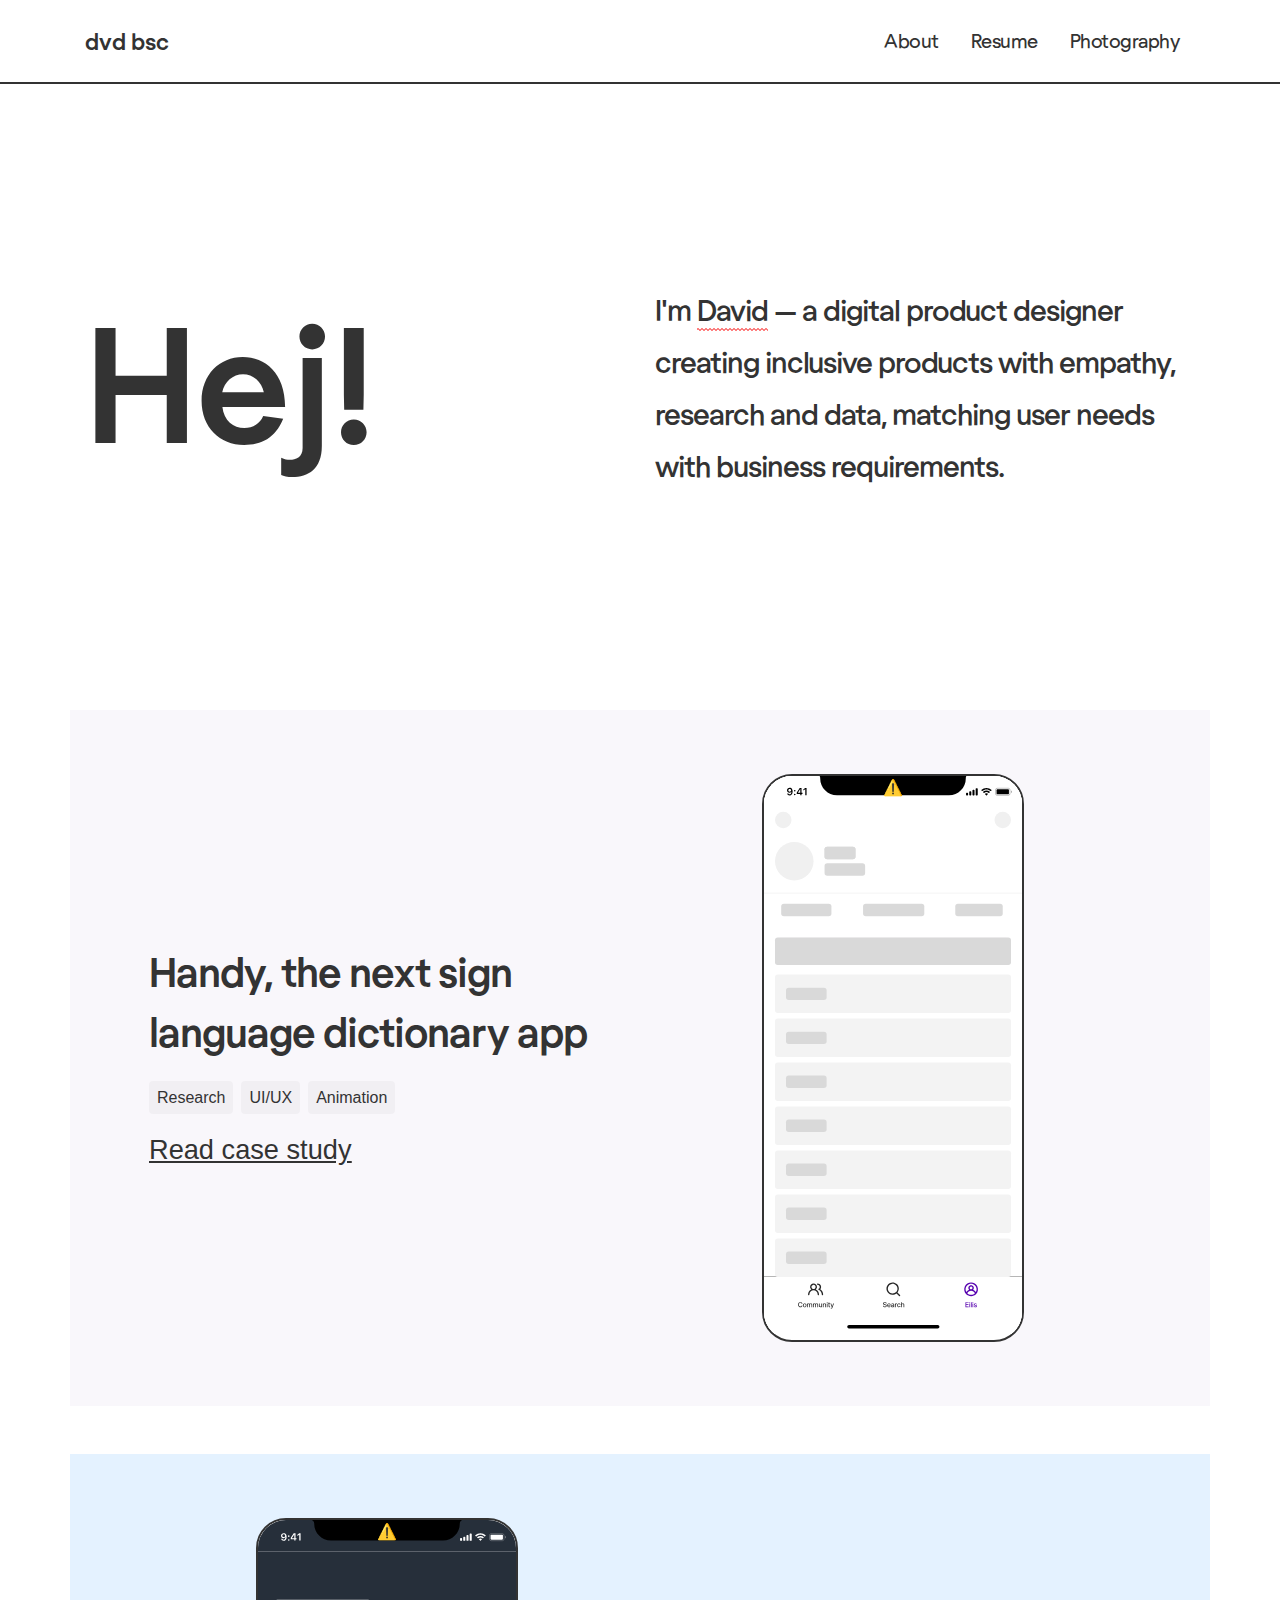
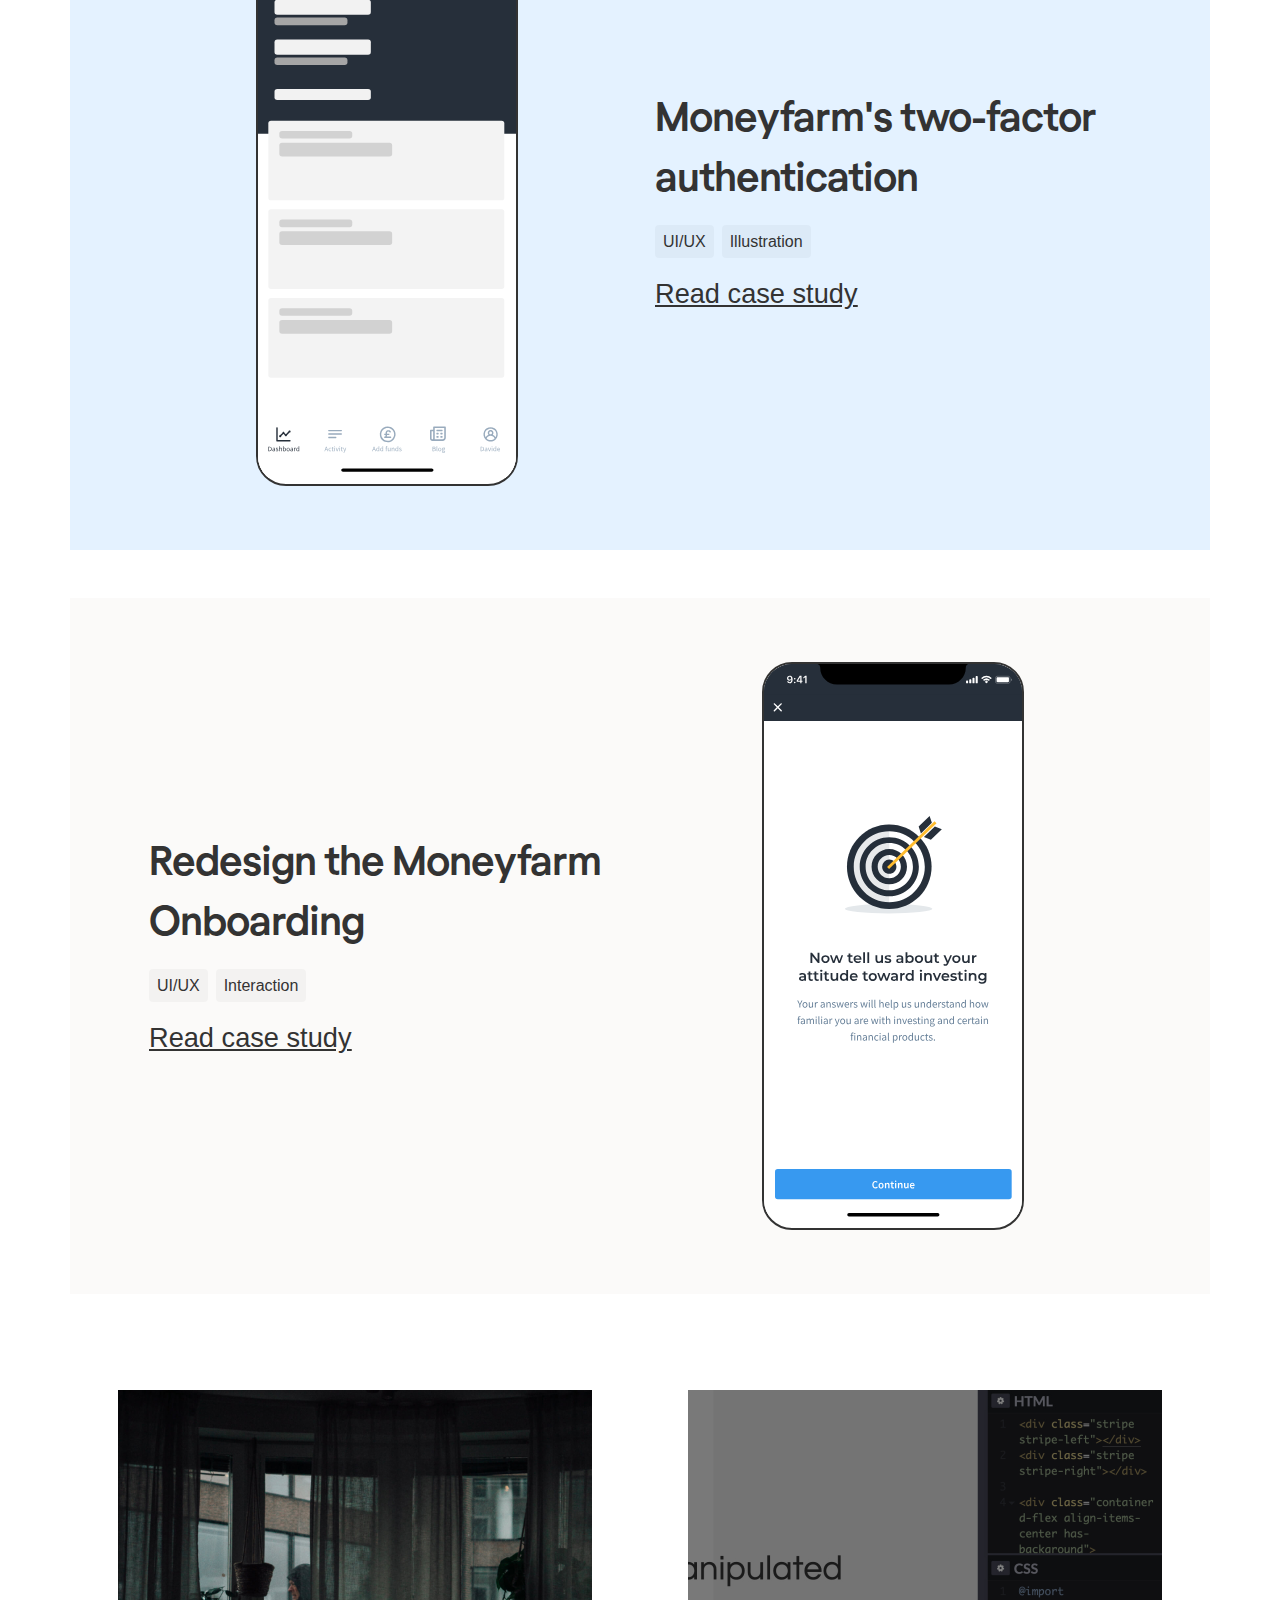
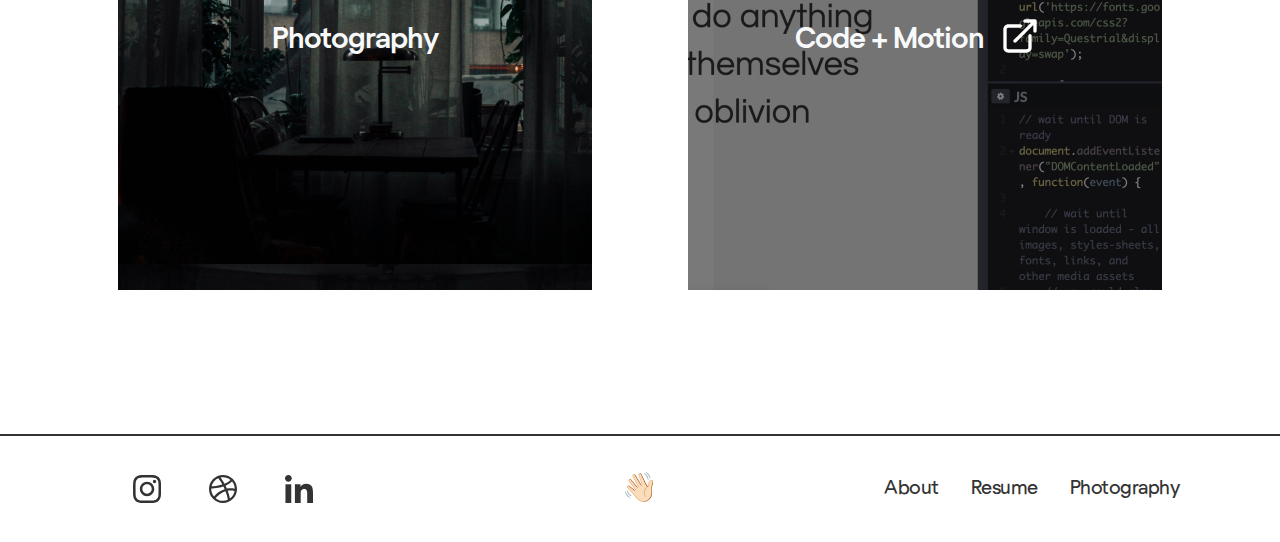
<file: index.html>
<!DOCTYPE html>
<html lang="en">
<head>
<meta charset="utf-8" />
<meta name="viewport" content="width=device-width, initial-scale=1">
<meta name="description" content="Product Designer">
<title>Davide Biscuso</title>
<!-- CSS -->
<link rel = "stylesheet" type = "text/css" href = "default.css" />
<!-- Open Graph -->
<meta property="og:title" content="Davide Biscuso · Portfolio" />
<meta property="og:url" content="https://www.biscu.design" />
<meta property="og:image" content="https://www.biscu.design/assets/thumb.png" />
<!-- Favicon -->
<link rel="icon" href="assets/favicon.svg">
<link rel="mask-icon" href="mask-icon.svg" color="#000000">
<link rel="apple-touch-icon" href="apple-touch-icon.png">
<!-- Preload font -->
<link rel="preload" href="assets/font/RegolaProBold.otf" as="font" type="font/otf" crossorigin>
<link rel="preload" href="assets/font/RegolaProMedium.otf" as="font" type="font/otf" crossorigin>
<link rel="preload" href="assets/font/RegolaProRegular.otf" as="font" type="font/otf" crossorigin>
<!-- Bootstrap CDN -->
<link rel="stylesheet" href="https://maxcdn.bootstrapcdn.com/bootstrap/4.0.0/css/bootstrap.min.css" integrity="sha384-Gn5384xqQ1aoWXA+058RXPxPg6fy4IWvTNh0E263XmFcJlSAwiGgFAW/dAiS6JXm" crossorigin="anonymous">
</head>

<body class="light">

	<nav id="navbar" class="navbar fixed-top navbar-light desktop-only">
		<div class="container justify-content-between">
					<a class="" href="index.html">
						<p class="line-height-0 mb-0 mt-1">dvd bsc</p>
					</a>
					<div class="d-flex ">
					<a class="nav-link desktop-only mt-1" href="about.html"><p class="paragraph mr-auto">
						About				
					</p></a>
					<a class="nav-link desktop-only mt-1" href="resume.html"><p class="paragraph mr-auto">
						Resume				
					</p></a>
					<a class="nav-link desktop-only mt-1" href="photography.html"><p class="paragraph mr-auto">
						Photography				
					</p></a>
					</div>
		</div>
	</nav>

<!-- d-md-flex align-self-center -->
	<div class="container" style="margin-top: 80px">
		<div class="row vh-70 d-flex align-items-lg-center align-items-sm-top">
			<div class="col-lg-6 col-md-12 col-sm-12 d-flex align-items-center">
				<h1 id="ciao" class="hero header align-self-center d-flex align-items-center align-self-end mb-3 mb-lg-0">
					Hej!
				</h1>
			</div>
			<div class="col-lg-6 col-md-12 col-sm-12">
				<!-- <h1 id="bio" class="sub-title header">
					I'm <div id="name" class="err header" onClick="spellName()">David</div> — a product designer at H&M. I create inclusive products with empathy, research and data, matching user needs with business requirements.
				</h1> -->
				<h1 id="bio" class="sub-title header">
					I'm <div id="name" class="err header" onClick="spellName()">David</div> — a digital product designer creating inclusive products with empathy, research and data, matching user needs with business requirements.
				</h1>
			</div>
		</div>
	</div>

	<!-- Back to top button but INVISIBLE -->
	<a id="top-button" style="visibility:hidden;"  class="top-button" href="#index"><div class="">
		<span>Back to index</span>
	</div></a>

		
			<!-- Start Handy -->
			<div id="handy" class="container-fluid px-0 mb-5">
				<div class="container px-0">
					<div class="row mx-0 bg-light-purple">
						<div class="col-lg-12 col-md-12 col-sm-12 px-0 d-md-flex align-self-center">
							<div id="background-1" class="background w-auto d-md-flex">
								<div class="col-md-6  align-self-center text-center">
									<div class="bho text-left">
										<h2 class="title-prj mb-3" id="prj1-text">
											Handy, the next sign language dictionary app
										</h2>
										<div class="tag-wrap d-flex mb-3">
											<div class="tag">Research</div>
											<div class="tag">UI/UX</div>
											<div class="tag">Animation</div>
										</div>
										<a class="link link-project" href="handy.html"><u>Read case study</u></a>
									</div>
								</div>
								<div class="col-md-6 align-self-center desktop-only">
									<div class="lottie-wrapper align-self-center border-black position-relative">
										<img class="position-absolute" src="assets/handy-preview.svg" alt="handy-preview"/>
										<lottie-player id="lotte-player" class="lottie-player" src="https://assets4.lottiefiles.com/packages/lf20_xxgku6ju.json" background="transparent" autoplay loop  speed="1" ></lottie-player>
									</div>
								</div>
								</div>
						</div>
					</div>
				</div>
			</div>
			<!-- End Handy -->

			<!-- Start 2FA -->
			<div id="2fa" class="container-fluid px-0 mb-5">
				<div class="container px-0">
					<div class="row mx-0 bg-light-blue">
						<div class="col-lg-12 col-md-12 col-sm-12 px-0 d-md-flex align-self-center">
							<div id="background-1" class="background w-auto d-md-flex">
								<div class="col-md-6  align-self-center text-center order-lg-1">
									<div class="bho text-left">
										<h2 class="title-prj mb-3" id="prj1-text">
											Moneyfarm's two-factor authentication
										</h2>
										<div class="tag-wrap d-flex mb-3">
											<div class="tag">UI/UX</div>
											<div class="tag">Illustration</div>
										</div>
										<a class="link link-project" href="moneyfarm-2fa.html"><u>Read case study</u></a>
									</div>
								</div>
								<div class="col-md-6 align-self-center order-lg-0 desktop-only">
									<div class="lottie-wrapper align-self-center border-black">
										<img class="position-absolute" src="assets/2fa-preview.svg" alt="handy-preview"/>
										<lottie-player id="lotte-player" class="lottie-player" src="https://assets2.lottiefiles.com/packages/lf20_b734gvuh.json" background="transparent"  speed="1" loop autoplay></lottie-player>
									</div>
								</div>
								</div>
						</div>
					</div>
				</div>
			</div>
			<!-- Finish 2FA -->

			<!-- Start Onboarding -->
			<div id="onboarding" class="container-fluid px-0 mb-5">
				<div class="container px-0">
					<div class="row mx-0 bg-light-gray">
						<div class="col-lg-12 col-md-12 col-sm-12 px-0 d-md-flex align-self-center">
							<div id="background-1" class="background w-auto d-md-flex">
								<div class="col-md-6  align-self-center text-center">
									<div class="bho text-left">
										<h2 class="title-prj mb-3" id="prj1-text">
											Redesign the Moneyfarm Onboarding
										</h2>
										<div class="tag-wrap d-flex mb-3">
											<div class="tag">UI/UX</div>
											<div class="tag">Interaction</div>
										</div>
										<a class="link link-project" href="moneyfarm-onboarding.html"><u>Read case study</u></a>
									</div>
								</div>
								<div class="col-md-6 align-self-center text-center desktop-only">
									<div class="lottie-wrapper align-self-center border-black">
										<img alt="hero" src="assets/onboarding/onboarding-home-hero.svg"/>
									</div>
									</div>
								</div>
								</div>
						</div>
					</div>
				</div>
			</div>

			<div class="container initial-top-4 py-5 pb-5 mt-5 mb-5">
				<div class="row">
					<!-- <div class="col-lg-8 offset-lg-2 mb-5 text-center">
						<h3 class="sub-title mb-0">In my spare time</h3>
					</div> -->
					<div class="col-lg-6 px-5 mb-5">
						<a rel="noreferrer" href="photography.html"><div class="block block-ph d-flex align-items-center justify-content-center">
							<h3 class="sub-title text-light mb-0">Photography</h3>
						</div></a>
					</div>
					<div class="col-lg-6 px-5 mb-5">
						<a rel="noreferrer" href="https://codepen.io/biscuttu" target="_blank"><div class="block block-code d-flex align-items-center justify-content-center">
							<h3 class="sub-title text-light mb-0">Code + Motion</h3>
							<img class="actions-squares mx-3 mb-2" alt="external-link" src="assets/external-link.svg"/>
						</div></a>
					</div>
				</div>
			</div>
		</div> 
	</div>


			<footer class="footer-light d-flex align-items-center">
				<div class="container">
					<div class="row d-flex justify-content-between">
					<div class="d-flex justify-content-start col-md-4 col-sm-12 align-items-center">
						<a href="https://www.instagram.com/biscuttu/" target="blank"><img class="social-icon ml-5" src="assets/instagram.svg" alt="instagram-icon"/></a>
						<a href="https://dribbble.com/davidebiscuso" target="blank"><img class="social-icon ml-5" src="assets/dribbble.svg" alt="dribbble-icon"/></a>
						<a href="https://www.linkedin.com/in/davide-biscuso/" target="blank"><img class="social-icon ml-5" src="assets/linkedin.svg" alt="linkedin-icon"/></a>
					</div>
					<div class="d-flex col-md-4 justify-content-center"><p id="" class="paragraph hand" style="font-size: 1.8em">👋🏻</p></div>
					<div class="d-flex col-md-4 justify-content-end">
							<a class="nav-link" href="about.html"><p class="paragraph mr-auto mt-2 line-height-0">
								About				
							</p></a>
							<a class="nav-link" href="resume.html"><p class="paragraph mr-auto mt-2 line-height-0">
								Resume				
							</p></a>
							<a class="nav-link" href="photography.html"><p class="paragraph mr-auto mt-2 line-height-0">
								Photography				
							</p></a>
					</div>
				</div>
				</div>
			</footer>
			


			


						


	<!-- All GSAP3 library-->
	<script src="cdn/nav.js"></script>
	<script src="cdn/lottie.js"></script>
	<script src="//instant.page/5.1.0" type="module" integrity="sha384-by67kQnR+pyfy8yWP4kPO12fHKRLHZPfEsiSXR8u2IKcTdxD805MGUXBzVPnkLHw"></script>



	<script>
		function spellName() {
			document.getElementById('name').innerHTML='Davide';
			document.getElementById('name').classList.remove('err');
			document.getElementById('name').classList.add('err-fallback');

		}
	</script>


	








</body>
</html>
</file>
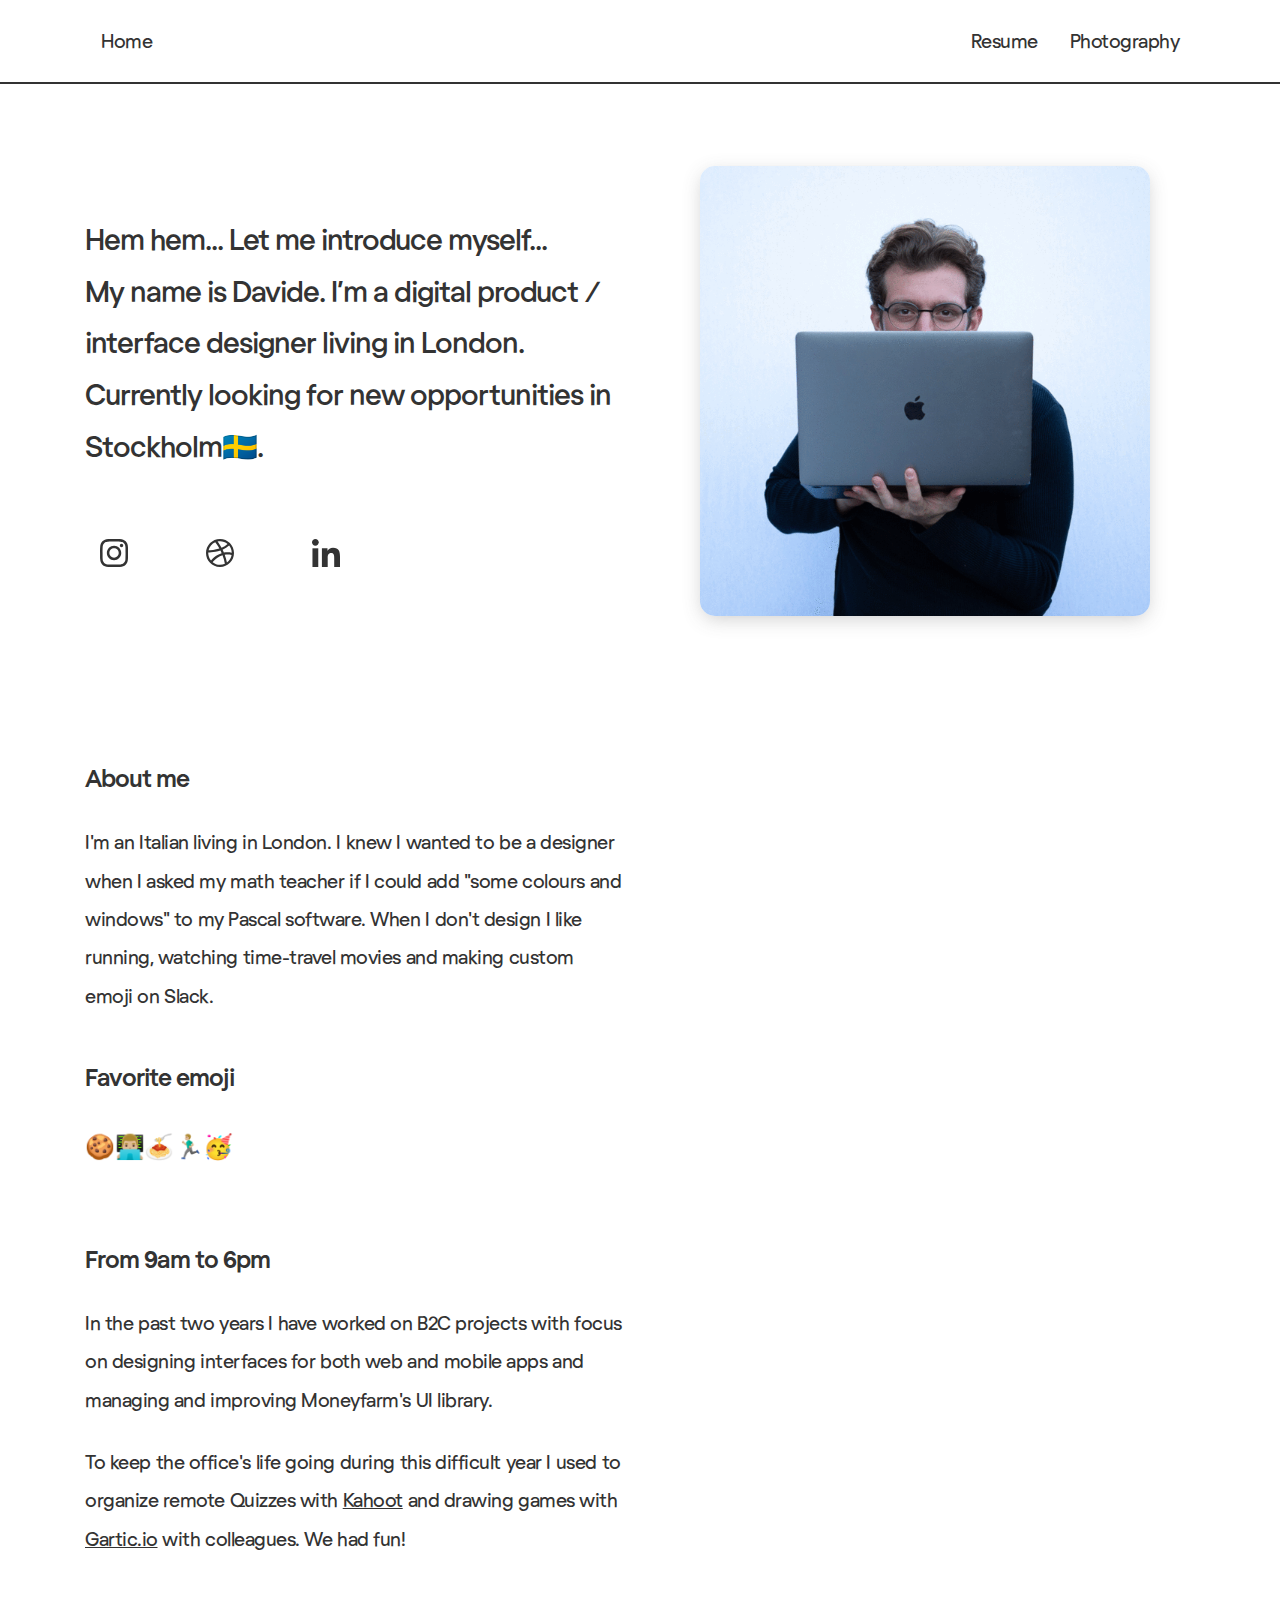
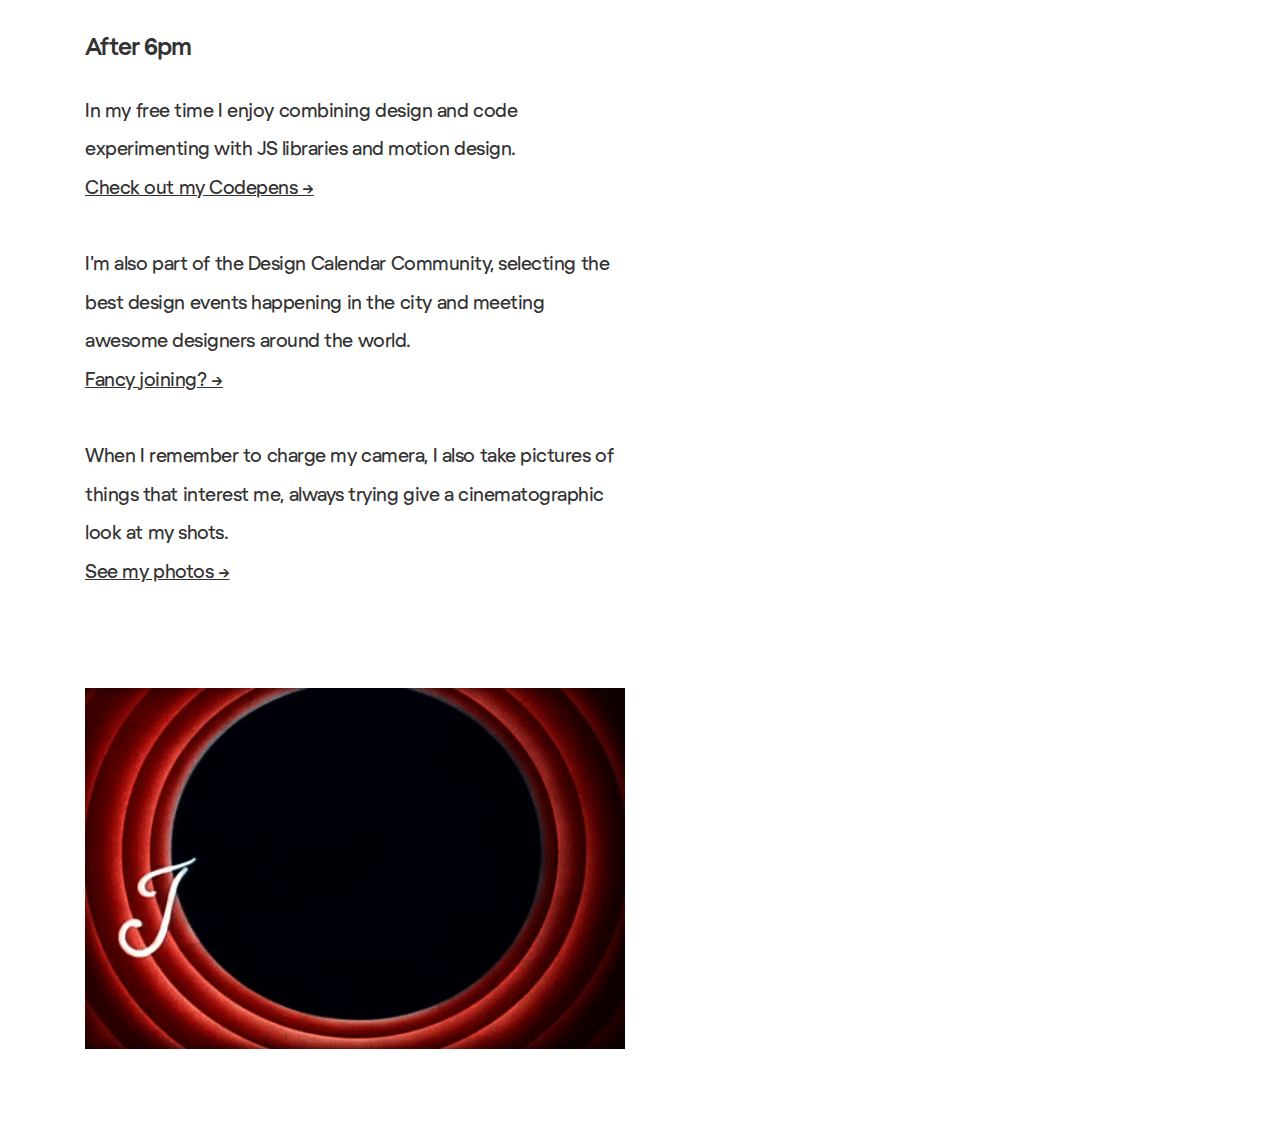
<file: about.html>
<!DOCTYPE html>
<html lang="en">
<head>
<meta charset="utf-8" />
<meta name="viewport" content="width=device-width, initial-scale=1">
<meta name="description" content="Portfolio of a biscuit">
<title>Davide Biscuso</title>
<!-- CSS -->
<link rel = "stylesheet" type = "text/css" href = "default.css" />
<!-- Favicon -->
<link rel="icon" href="assets/favicon.svg">
<link rel="mask-icon" href="mask-icon.svg" color="#000000">
<link rel="apple-touch-icon" href="apple-touch-icon.png">
<!-- Bootstrap CDN -->
<link rel="stylesheet" href="https://maxcdn.bootstrapcdn.com/bootstrap/4.0.0/css/bootstrap.min.css" integrity="sha384-Gn5384xqQ1aoWXA+058RXPxPg6fy4IWvTNh0E263XmFcJlSAwiGgFAW/dAiS6JXm" crossorigin="anonymous">
</head>

<body>

	<nav id="navbar" class="navbar fixed-top navbar-light desktop-only">
		<div class="container justify-content-between">
			<a class="nav-link desktop-only mt-1" href="index.html"><p class="paragraph mr-auto">
				Home				
			</p></a>
					<div class="d-flex ">
					<a class="nav-link desktop-only mt-1" href="resume.html"><p class="paragraph mr-auto">
						Resume				
					</p></a>
					<a class="nav-link desktop-only mt-1" href="photography.html"><p class="paragraph mr-auto">
						Photography				
					</p></a>
					</div>
		</div>
	</nav>


					<div class="container initial-top-13 mb-5 pb-5">
						<div class="row align-items-center">
							<div class="col-md-6 col-sm-12 mb-5">
								<h1 class="header sub-title mb-5">Hem hem... Let me introduce myself... <br> My name is Davide. I’m a digital product / interface designer living in London. Currently looking for new opportunities in Stockholm🇸🇪.</h1>
								<div class="d-flex justify-content-between wrap col-md-6 col-sm-12 pt-3">
									<a href="https://www.instagram.com/biscuttu/" target="blank"><img class="social-icon" src="assets/instagram.svg"/></a>
									<a href="https://dribbble.com/davidebiscuso" target="blank"><img class="social-icon" src="assets/dribbble.svg"/></a>
									<a href="https://www.linkedin.com/in/davide-biscuso/" target="blank"><img class="social-icon" src="assets/linkedin.svg"/></a>
								</div>
							</div>
							<div class="col-md-6 col-sm-12 mb-5 d-flex justify-content-center">
								<div id="ball2" class="profile-container">
									<img class="img-profile" src="assets/davide.gif"/>
								</div>
							</div>
						</div>
					</div>



					<div class="container mb-5 pb-5">
						<div class="row ">
							<div class="col-md-6 col-sm-12 mb-3">
								<h3>About me</h3>
								<p class="paragraph">I'm an Italian living in London. I knew I wanted to be a designer when I asked my math teacher if I could add "some colours and windows" to my Pascal software. When I don't design I like running, watching time-travel movies and making custom emoji on Slack. 
								<br><br></p>
								<h3>Favorite emoji</h3>
								<p class="paragraph" style="font-size: 1.5em">🍪👨🏼‍💻🍝🏃🏼‍♂️🥳
								<br><br></p>
							</div>
						</div>


						<div class="row">
							<div class="col-md-6 col-sm-12 mb-1">
								<h3> From 9am to 6pm</h3>
								<p id="header" class="mb-3 paragraph">
									In the past two years I have worked on B2C projects with focus on designing interfaces for both web and mobile apps and managing and improving Moneyfarm's UI library. </p>
							</div>
						</div>		
						<div class="row mb-3">
							<div class="col-md-6 col-sm-12 mb-5">
									<p class="paragraph">To keep the office's life going during this difficult year I used to organize remote Quizzes with <a href="https://www.kahoot.com" target="_blank"><u>Kahoot</u></a> and drawing games with <a href="https://www.gartic.io" target="_blank"><u>Gartic.io</u></a> with colleagues. We had fun!</p>
							</div>
						</div>

						<div class="row">
							<div class="col-lg-6">
							<h3>After 6pm</h3>
							<p class="paragraph mb-5">In my free time I enjoy combining design and code experimenting with JS libraries and motion design.<br>
							<a class="link" href="https://codepen.io/biscuttu" target="blank"><u>Check out my Codepens →</u></a>
							<br><br>
							I'm also part of the Design Calendar Community, selecting the best design events happening in the city and meeting awesome designers around the world. <br>
							<a class="link" href="https://www.designcalendar.io" target="blank"><u>Fancy joining? →</u></a>
							<br><br>
							When I remember to charge my camera, I also take pictures of things that interest me, always trying give a cinematographic look at my shots.<br>
							<a class="link" href="photography.html"><u>See my photos →</u></a>
							</p>
							<img class="mt-5" src="assets/end.gif"/>
						</div>
						</div>
								
						</div>
					</div>



	<!-- All GSAP3 library-->
	<!-- <script src="https://biscu.design/cdn/gsap-all.min.js"></script> -->
	<script src="https://biscu.design/cdn/nav.js"></script>
	<script src="//instant.page/5.1.0" type="module" integrity="sha384-by67kQnR+pyfy8yWP4kPO12fHKRLHZPfEsiSXR8u2IKcTdxD805MGUXBzVPnkLHw"></script>
	

	<!-- onmouseover = "changePic1()" onmouseout= "changePic2()" -->

	

</body>
</html>
</file>
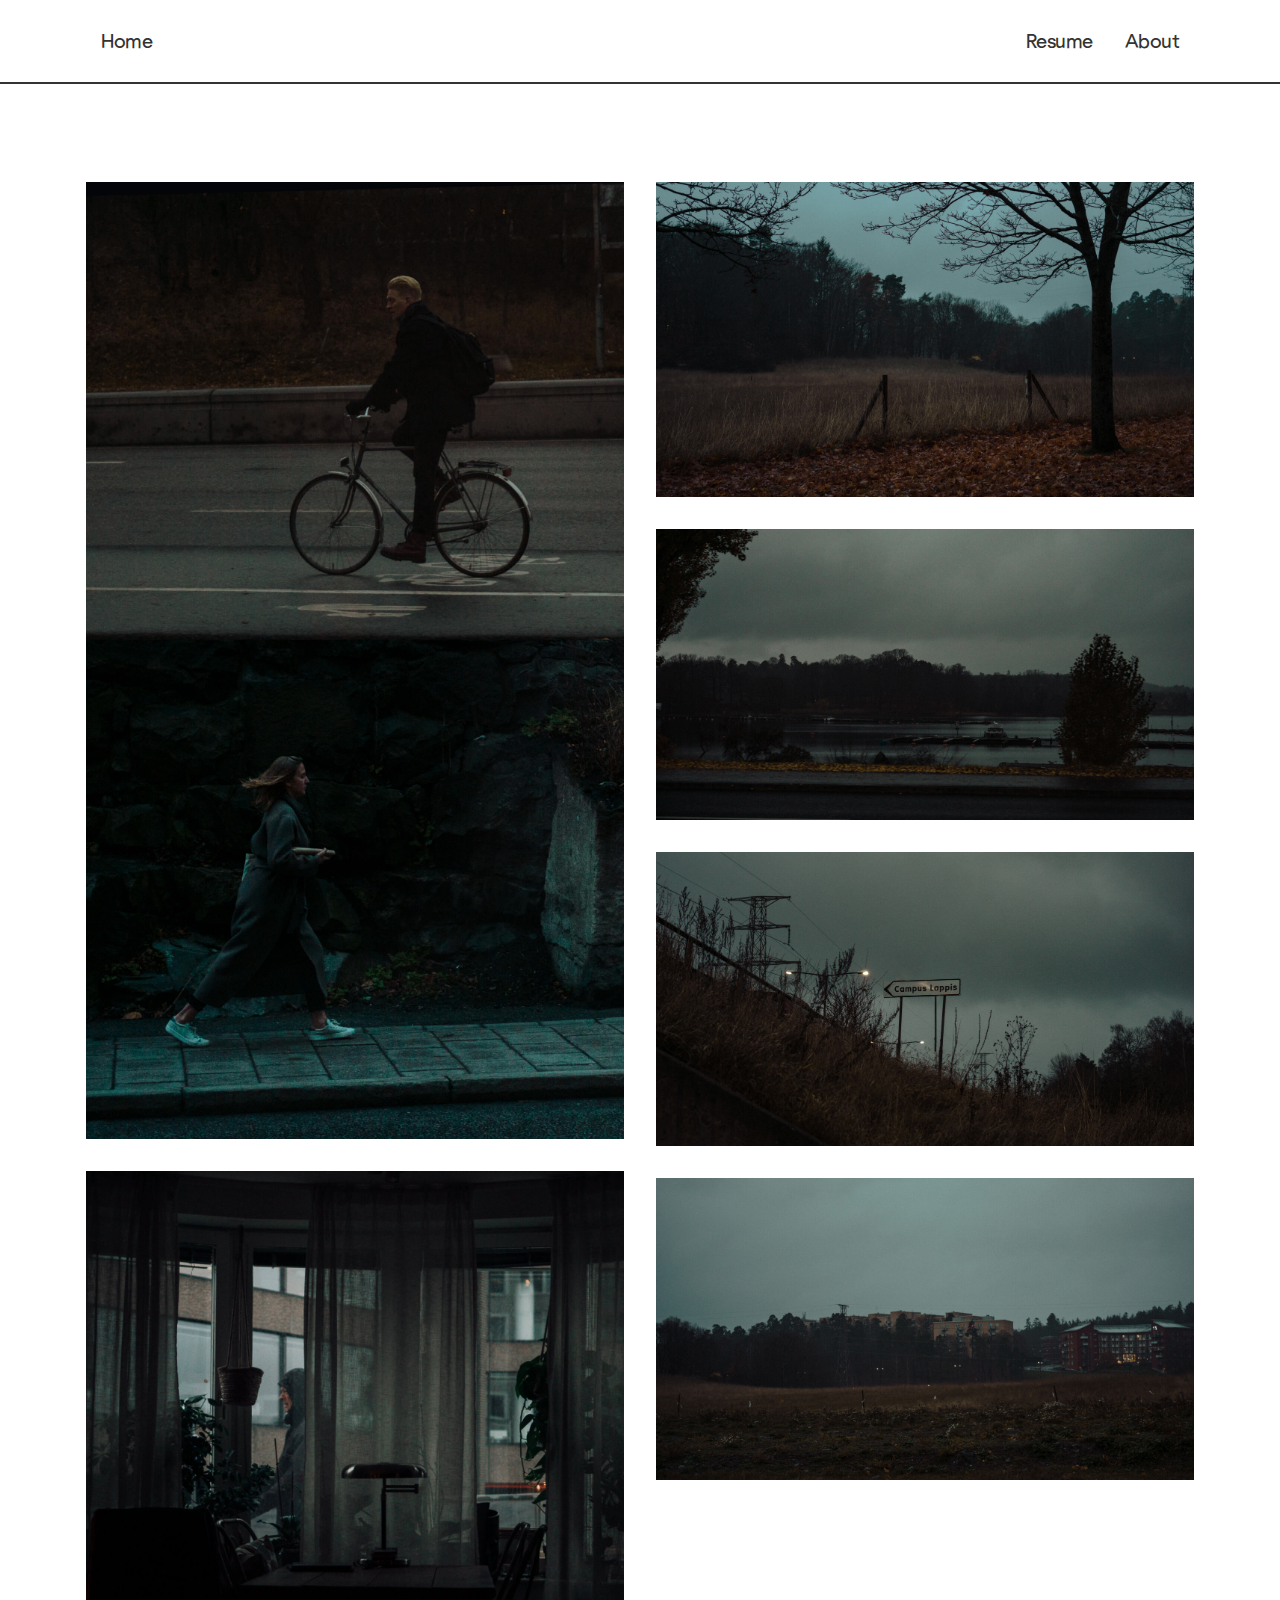
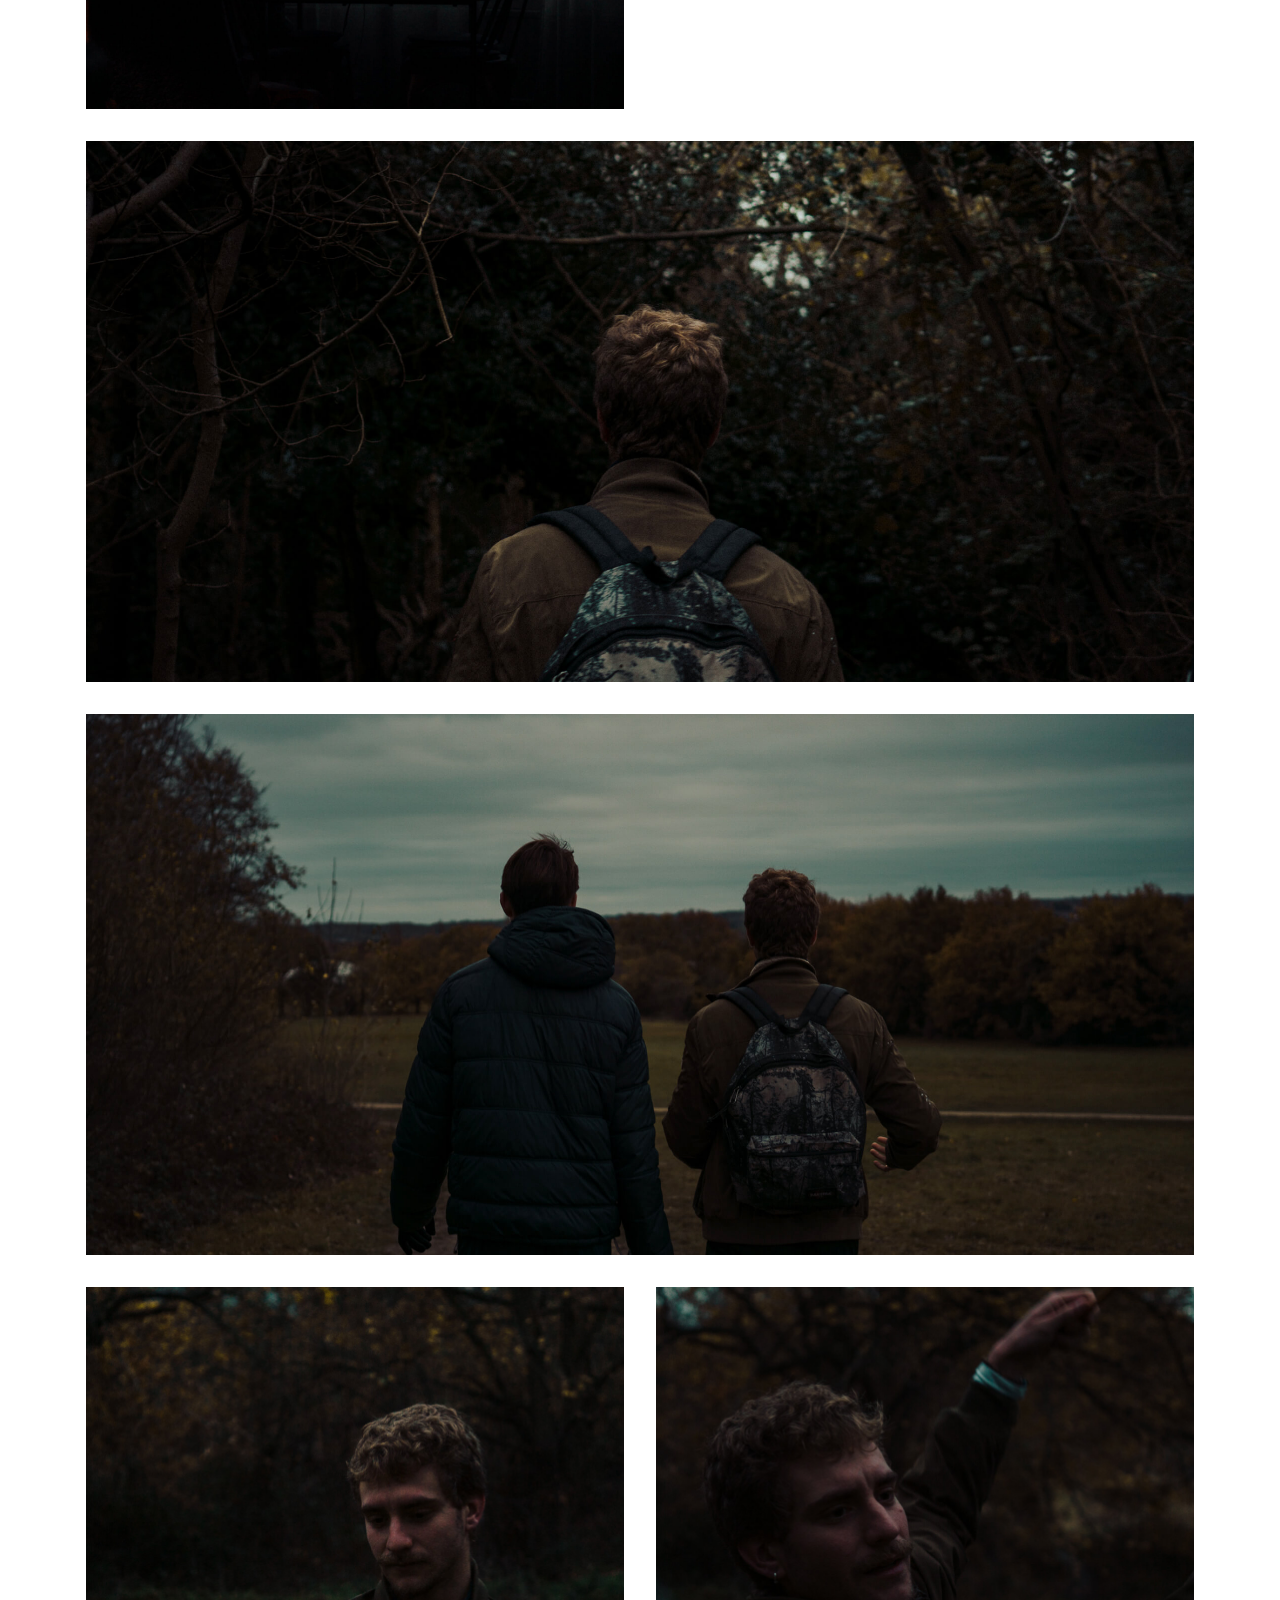
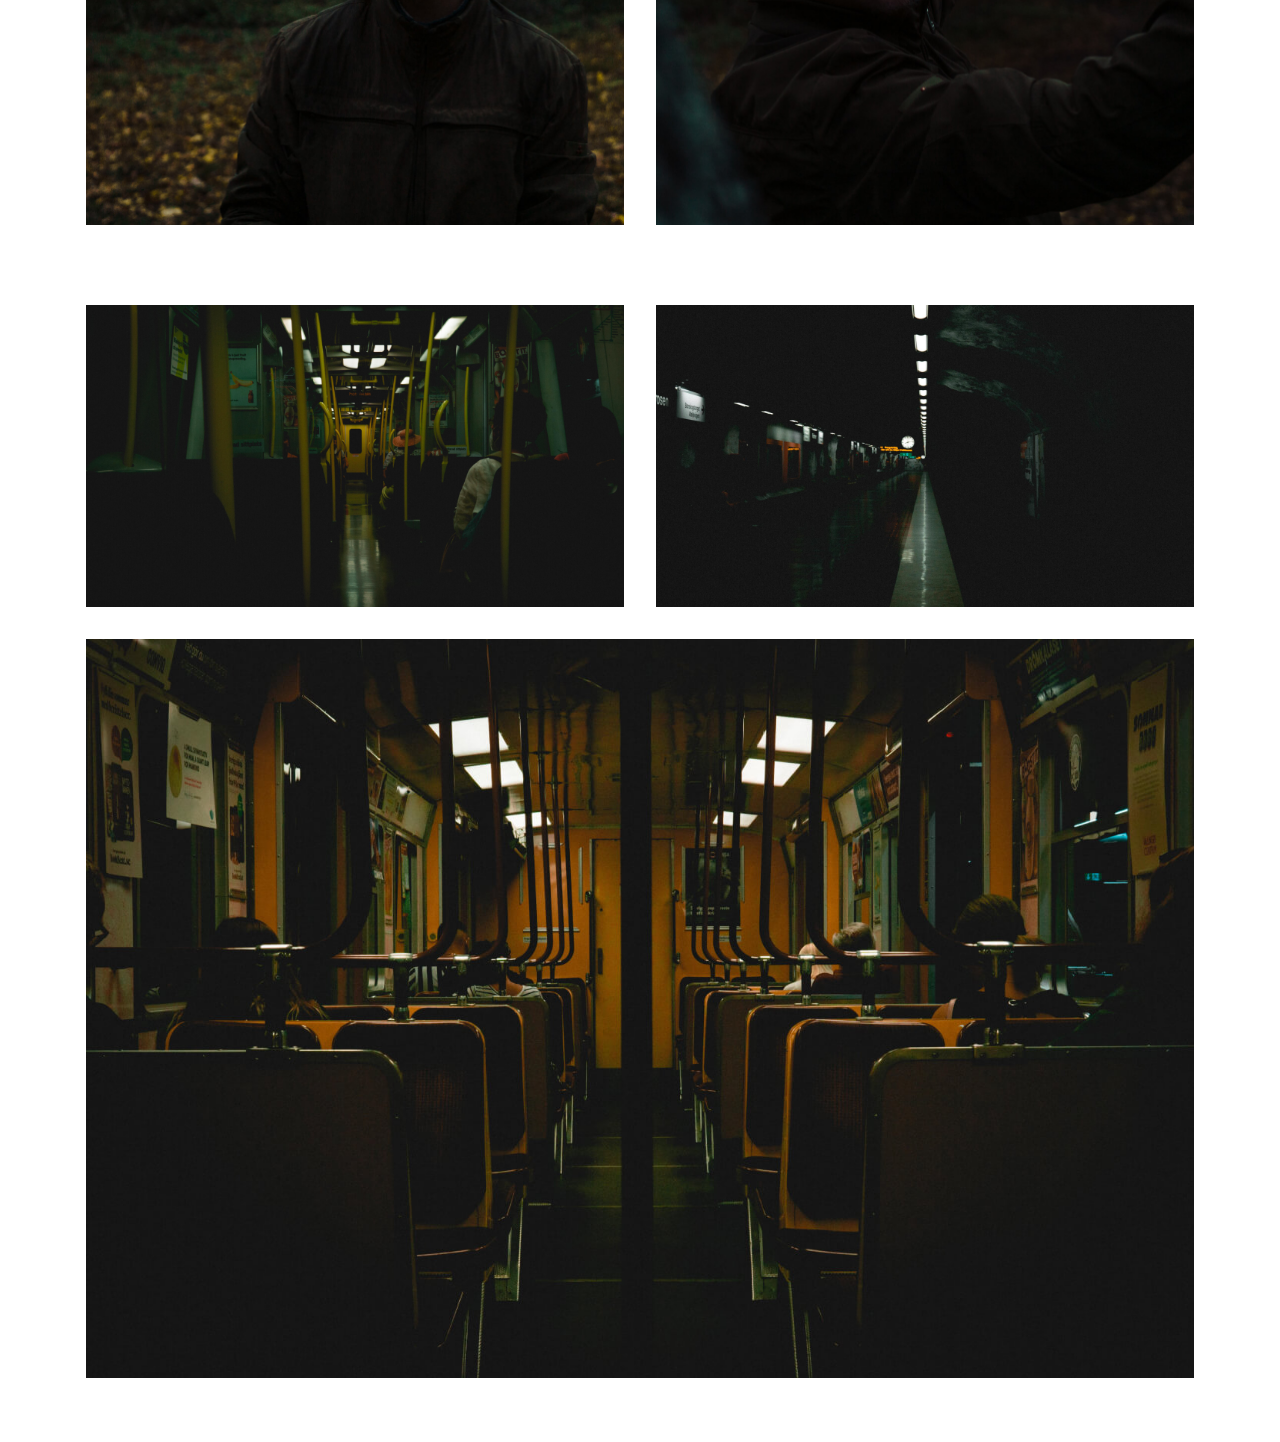
<file: photography.html>
<!DOCTYPE html>
<html lang="en">
<head>
<meta charset="utf-8" />
<meta name="viewport" content="width=device-width, initial-scale=1">
<meta name="description" content="Portfolio of a biscuit">
<title>Davide Biscuso / Photography</title>
<!-- CSS -->
<link rel = "stylesheet" type = "text/css" href = "default.css" />
<!-- Favicon -->
<link rel="icon" href="assets/favicon.svg">
<link rel="mask-icon" href="mask-icon.svg" color="#000000">
<link rel="apple-touch-icon" href="apple-touch-icon.png">
<!-- Bootstrap CDN -->
<link rel="stylesheet" href="https://maxcdn.bootstrapcdn.com/bootstrap/4.0.0/css/bootstrap.min.css" integrity="sha384-Gn5384xqQ1aoWXA+058RXPxPg6fy4IWvTNh0E263XmFcJlSAwiGgFAW/dAiS6JXm" crossorigin="anonymous">
</head>

<body>

	<nav id="navbar" class="navbar fixed-top navbar-light desktop-only">
		<div class="container justify-content-between">
			<a class="nav-link desktop-only mt-1" href="index.html"><p class="paragraph mr-auto">
				Home				
			</p></a>
					<div class="d-flex ">
					<a class="nav-link desktop-only mt-1" href="resume.html"><p class="paragraph mr-auto">
						Resume				
					</p></a>
					<a class="nav-link desktop-only mt-1" href="about.html"><p class="paragraph mr-auto">
						About			
					</p></a>
					</div>
		</div>
	</nav>

	<div class="container initial-top-13">
		<div class="row">
			<div class="col-lg-6 col-sm-12 d-flex align-items-start flex-column p-0">
				<img class="photo" loading=lazy src="assets/photography/bike-walk.jpg"/>
				<img class="photo" loading=lazy src="assets/photography/window.jpg"/>
			</div>
			<div class="col-lg-6 col-sm-12 d-flex align-items-start flex-column p-0">
				<img class="photo" loading=lazy src="assets/photography/campus-1.jpg"/>
				<img class="photo" loading=lazy src="assets/photography/campus-2.jpg"/>
				<img class="photo" loading=lazy src="assets/photography/campus-3.jpg"/>
				<img class="photo" loading=lazy src="assets/photography/campus-4.jpg"/>
			</div>
		</div>
	</div>
	<div class="container mb-5">
		<div class="row">
			<div class="col-lg-12 col-sm-12 d-flex align-items-start flex-column p-0">
				<img class="photo" loading=lazy src="assets/photography/Brother-01.jpg"/>
			</div>
			<div class="col-lg-12 col-sm-12 d-flex align-items-start flex-column p-0">
				<img class="photo" loading=lazy src="assets/photography/Brother-02.jpg"/>
			</div>
			<div class="col-lg-6 col-sm-12 d-flex align-items-start flex-column p-0">
				<img class="photo" loading=lazy src="assets/photography/Brother-03.jpg"/>
			</div>
			<div class="col-lg-6 col-sm-12 d-flex align-items-start flex-column p-0">
				<img class="photo" loading=lazy src="assets/photography/Brother-04.jpg"/>
			</div>
		</div>
	</div>
	<div class="container mb-5">
		<div class="row">
			<div class="col-lg-6 col-sm-12 d-flex align-items-start flex-column p-0">
				<img class="photo" loading=lazy src="assets/photography/metro-1.jpg"/>
			</div>
			<div class="col-lg-6 col-sm-12 d-flex align-items-start flex-column p-0">
				<img class="photo" loading=lazy src="assets/photography/metro-3.jpg"/>
			</div>
		</div>
		<div class="row">
			<div class="col-lg-12 col-sm-12 d-flex align-items-start flex-column p-0">
				<img class="photo" loading=lazy src="assets/photography/metro-2.jpg"/>
			</div>
		</div>
		</div>
	</div>





	<script src="//instant.page/5.1.0" type="module" integrity="sha384-by67kQnR+pyfy8yWP4kPO12fHKRLHZPfEsiSXR8u2IKcTdxD805MGUXBzVPnkLHw"></script>
	<script src="https://biscu.design/cdn/nav.js"></script>
	<script src="//instant.page/5.1.0" type="module" integrity="sha384-by67kQnR+pyfy8yWP4kPO12fHKRLHZPfEsiSXR8u2IKcTdxD805MGUXBzVPnkLHw"></script>

	

</body>
</html>
</file>
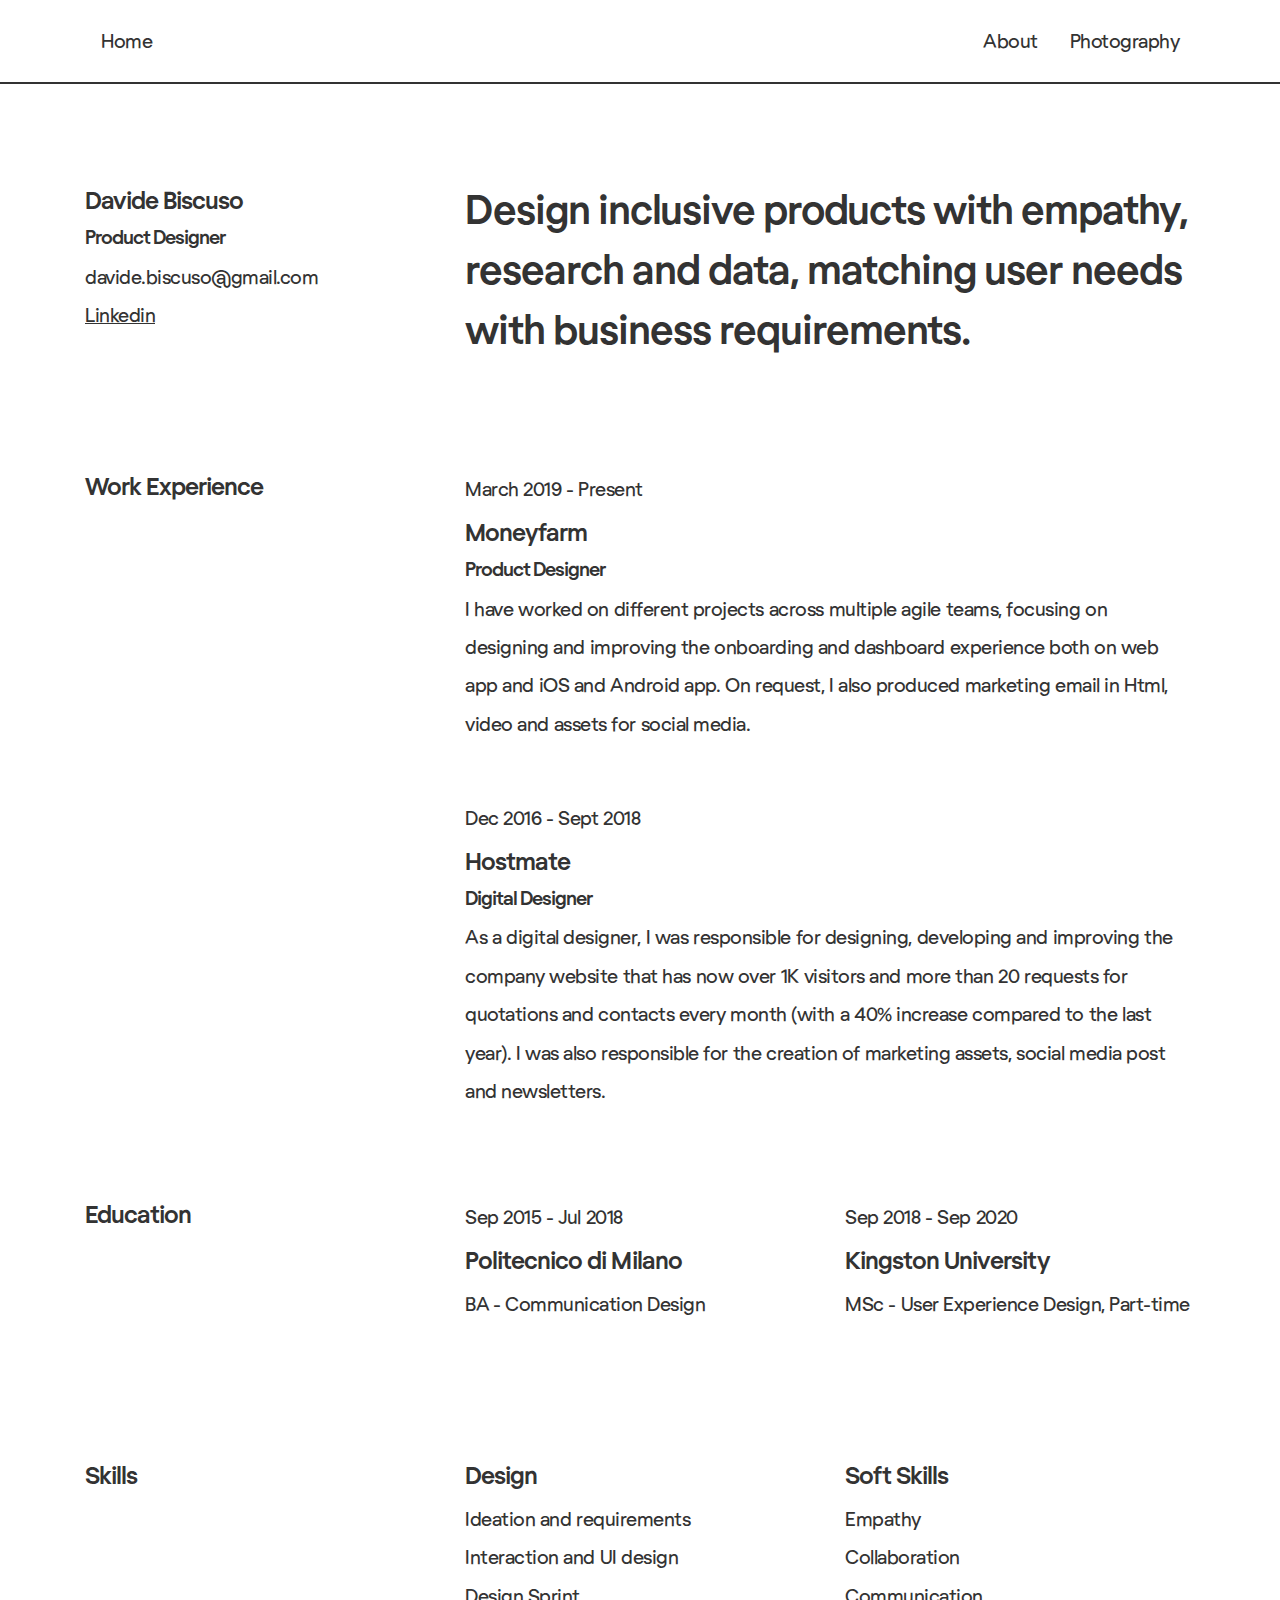
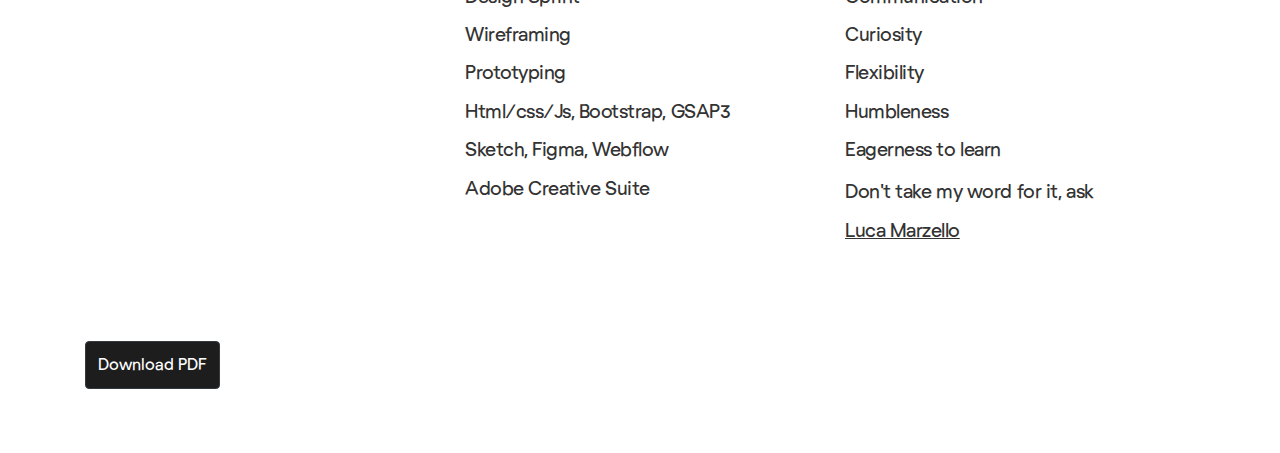
<file: resume.html>
<!DOCTYPE html>
<html lang="en">
<head>
<meta charset="utf-8" />
<meta name="viewport" content="width=device-width, initial-scale=1">
<meta name="description" content="Portfolio of a biscuit">
<title>Davide Biscuso</title>
<!-- CSS -->
<link rel = "stylesheet" type = "text/css" href = "default.css" />
<!-- Favicon -->
<link rel="icon" href="assets/favicon.svg">
<link rel="mask-icon" href="mask-icon.svg" color="#000000">
<link rel="apple-touch-icon" href="apple-touch-icon.png">
<!-- Bootstrap CDN -->
<link rel="stylesheet" href="https://maxcdn.bootstrapcdn.com/bootstrap/4.0.0/css/bootstrap.min.css" integrity="sha384-Gn5384xqQ1aoWXA+058RXPxPg6fy4IWvTNh0E263XmFcJlSAwiGgFAW/dAiS6JXm" crossorigin="anonymous">
</head>

<body>

	<nav id="navbar" class="navbar fixed-top navbar-light desktop-only">
		<div class="container justify-content-between">
			<a class="nav-link desktop-only mt-1" href="index.html"><p class="paragraph mr-auto">
				Home				
			</p></a>
					<div class="d-flex ">
					<a class="nav-link desktop-only mt-1" href="about.html"><p class="paragraph mr-auto">
						About				
					</p></a>
					<a class="nav-link desktop-only mt-1" href="photography.html"><p class="paragraph mr-auto">
						Photography				
					</p></a>
					</div>
		</div>
	</nav>

	<div class="container initial-top-13">
		<div class="row  mb-5 py-3">
			<div class="col-lg-12">
				<div class="row">
				<div class="col-lg-4 d-flex flex-nowrap flex-column  mb-5">
					<div class="d-flex align-self-start"><h3 class="resume-title">Davide Biscuso</h3></div>
					<div class="d-flex align-self-start flex-grow-1"><h4 class="resume-subtitle">Product Designer</h4></div>
					<p class="paragraph">
						davide.biscuso@gmail.com <br>
						<a target="_blank" href="https://www.linkedin.com/in/davide-biscuso/"><u>Linkedin</u></a>
					</p>
				</div>
				<div class="col-lg-8">
					<h1 class="resume-header">Design inclusive products with empathy, research and data, matching user needs with business requirements.</h1>
				</div>
				</div>
			</div>
		</div>
		<div class="row mb-5 py-3">
			<div class="col-lg-12">
				<div class="row">
				<div class="col-lg-4 d-flex flex-nowrap flex-column">
					<div class="d-flex align-self-start mb-4"><h3 class="resume-title">Work Experience</h3></div>
				</div>
				<div class="col-lg-8">
					<div class="row">
						<div class="col-lg-12 mb-5">
							<p class="paragraph">March 2019 - Present</p>
							<h2 class="resume-title">Moneyfarm</h2>
							<h3 class="resume-subtitle">Product Designer</h3>
							<p class="paragraph">I have worked on different projects across multiple agile teams, focusing on designing and improving the onboarding and dashboard experience both on web app and iOS and Android app. On request, I also produced marketing email in Html, video and assets for social media.</p>
						</div>
						<div class="col-lg-12">
							<p class="paragraph">Dec 2016 - Sept 2018</p>
							<h2 class="resume-title">Hostmate</h2>
							<h3 class="resume-subtitle">Digital Designer</h3>
							<p class="paragraph">As a digital designer, I was responsible for designing, developing and improving the company website that has now over 1K visitors and more than 20 requests for quotations and contacts every month (with a 40% increase compared to the last year). I was also responsible for the creation of marketing assets, social media post and newsletters.</p>
						</div>
					</div>	
				</div>
				</div>
			</div>
		</div>
		<div class="row mb-5 py-3">
			<div class="col-lg-12">
				<div class="row">
				<div class="col-lg-4 d-flex flex-nowrap flex-column">
					<div class="d-flex align-self-start mb-4"><h3 class="resume-title">Education</h3></div>
				</div>
				<div class="col-lg-8">
					<div class="row">
						<div class="col-lg-6 mb-5">
							<p class="paragraph">Sep 2015 - Jul 2018</p>
							<h2 class="resume-title">Politecnico di Milano</h2>
							<p class="paragraph">BA - Communication Design</p>
						</div>
						<div class="col-lg-6">
							<p class="paragraph">Sep 2018 - Sep 2020</p>
							<h2 class="resume-title">Kingston University</h2>
							<p class="paragraph">MSc - User Experience Design, Part-time</p>
						</div>
					</div>
				</div>
				</div>
			</div>
		</div>
		<div class="row mb-5 py-3">
			<div class="col-lg-12">
				<div class="row">
				<div class="col-lg-4 d-flex flex-nowrap flex-column">
					<div class="d-flex align-self-start"><h3>Skills</h3></div>
				</div>
				<div class="col-lg-8">
					<div class="row">
						<div class="col-lg-6 mb-5">
							<h3 class="resume-title">Design</h3>
							<p class="paragraph">Ideation and requirements<br> Interaction and UI design<br> Design Sprint<br> Wireframing <br>Prototyping <br> Html/css/Js, Bootstrap, GSAP3 <br> Sketch, Figma,
								Webflow<br>
								Adobe Creative Suite</p>
						</div>
						<div class="col-lg-6">
							<h3 class="resume-title">Soft Skills</h3>
							<p class="paragraph">Empathy <br>
								Collaboration<br> Communication<br> Curiosity<br> Flexibility<br> Humbleness<br> Eagerness to learn</p>
							<p class="paragraph">Don't take my word for it, ask
							<a class="link" href="https://uk.linkedin.com/in/luca-marzello-7a210b87">Luca Marzello</a></p>
						</div>
					</div>
				</div>
				</div>
			</div>
		</div>
		<div class="row mb-5 py-3">
			<div class="col-lg-12">
				<a href="assets/davide-biscuso-resume-2020.pdf"><button class="btn btn-dark">Download PDF</button></a>
			</div>
		</div>
	</div>


<!-- All GSAP3 library-->
<script src="https://biscu.design/cdn/nav.js"></script>
	<script src="//instant.page/5.1.0" type="module" integrity="sha384-by67kQnR+pyfy8yWP4kPO12fHKRLHZPfEsiSXR8u2IKcTdxD805MGUXBzVPnkLHw"></script>



	

</body>
</html>
</file>
<file: default.css>
@font-face {
		font-family: "RegolaProBold";
		src: url(assets/font/RegolaProBold.otf);
		font-weight: 700;
		font-display: swap;
	  }
	  @font-face {
		font-family: "RegolaProMedium";
		src: url(assets/font/RegolaProMedium.otf);
		font-weight: 500;
		font-display: swap;
	  }
	  @font-face {
		font-family: "RegolaProRegular";
		src: url(assets/font/RegolaProRegular.otf);
		font-weight: 400;
		font-display: swap;
	  }
	
	
	:root {
		--main-font: 'RegolaProBold', Arial, sans-serif;
		--regular-font: 'RegolaProRegular', Arial, sans-serif;
}


	.light {
		background-color:#fff;
	}

	.border-black {
		border: 2px solid #333;
		border-collapse: collapse;
	}

	.actions-squares {
		width:40px;
	}

	.wrap {
		width:100%;
	}

	.text-light {
		color:#ffffff;
	}

	.tag {
		background-color: rgba(0,0,0,0.03);
		color: #333333;
		padding: 0.3em 0.5em;
		border-radius: 4px;
		margin-right:8px;
	}

	.block {
		min-height: 500px;
		background-color: #262F3A;
	}

	.block-ph {
		background-image: url('assets/photography/window.jpg');
		background-size: contain;
	}

	.block-code {
		background-image: url('assets/codepen.jpg');
		background-size: cover;

	}

	.photo {
		  width: 100%;
	  }

	.social-icon {
		  width: 28px;
	  }

	.link {
		/* border-bottom: 2px solid #333333; */
		display: inline-block !important;
		text-decoration: underline;
	}

	.link-project {
		font-size: 1.7rem;
	}

	/* Aimates Hand in the footer of homepage */

	.hand {
		margin-top:4px;
		animation-name: greeting;
		animation-duration: 1s;
		animation-iteration-count: infinite;
		animation-delay: 2s;
		transform-origin: 100% 80%;
		animation-timing-function: ease-in-out;

	}

	@keyframes greeting {
		0% {transform: rotate(0deg)}
		50% {transform: rotate(50deg)}
		100% {transform: rotate(0deg)}
	}

	/* Used for Team Dropdown in projects */

	.dropdown-overlay {
		z-index: 1000;
		background-color: white;
		width:350px;
		border-radius: 8px;
		border: 2px solid black;
		margin-top: 8px;
		visibility: hidden;
	}

	.rotate {
		transform: rotate3d(1, 0, 0, -180deg);
	}

	.dropdown-overlay ul {
		list-style-type: none;
		padding: 0;
		padding: 24px;
		margin-bottom: 0;
	}

	.dropdown-overlay ul li p {
		margin-bottom: 0;
		font-size: 1em;
		font-weight: 400;
		font-family: "RegolaProRegular", Arial, serif;
	}

	.dropdown {
		cursor: pointer;
	}

	.dropdown-icon {
		width: 32px;
		height: 32px;
		-webkit-transition: -webkit-transform .8s ease-in-out;
    -ms-transition: -ms-transform .2s ease-in-out;
    transition: transform .2s ease-in-out; 
	}

	/* Spelling name effect */


	.err {
		display: inline-block;
		position:relative;
		background: url(assets/underline.gif) bottom repeat-x !important;
		line-height:1.2em;
	  }

	.err-fallback {
		display: inline-block;
		position:relative;
		background: none;
		line-height:1.2em;
	  }

	.err:hover {
		cursor: pointer;
	}

	/* Global link tag style */

	a {
		color: #333 !important;
	}

	a:hover {
		text-decoration: none !important;
	}

	/* Used for GIF in about page */

	.img-profile {
		width:450px !important;
		height:450px;
	}

	.profile-container {
		border-radius:15px;
		overflow: hidden;
		width: 450px;
		height: 450px;
		box-shadow: 0px 5px 20px -3px rgba(82,82,82,0.3);
		-webkit-box-shadow: 0px 5px 20px -3px rgba(82,82,82,0.3);
		-moz-box-shadow: 0px 5px 20px -3px rgba(82,82,82,0.3);
	}


	/* Padding Utilities */

	.pt-0 {
		padding-top:0;
	}
	.pt-24 {
		padding-top:24px;
	}
	.pt-48 {
		padding-top:48px;
	}
	.pt-64 {
		padding-top:64px;
	}

	.pt-128 {
		padding-top:128px;
	}

	.aligned {
		margin-top: -20px !important;
	}

	.py-md {
		padding-top:48px;
		padding-bottom:48px;
	}
	.py-lg {
		padding-top:64px;
		padding-bottom:64px;
	}

	/* Padding Utilities for Headers */

	.initial-top-4 {
		margin-top:4% !important;
	}

	.initial-top-13 {
		margin-top:13% !important;
	}

	/* Used on Resume page to download pdf */

	.btn {
		padding-left:24px;
		padding-right:24px;
		padding-top:16px;
		padding-bottom:16px;
		background-color:rgb(29, 29, 29) !important;
		min-height: 48px;
		color:#fff !important;
		font-family: var(--regular-font) !important;
	}

	/* Ending Block in project pages */

	.final {
		border-top: 2px solid #333333;
		transition: 0.1s ease-in-out;
		text-decoration: none !important;
	}

	.final:hover {
		background-color:#f1f1f1;
		text-decoration: none !important;
	}

	/* Navbar element */

	#navbar {
		position: fixed; 
		top: 0; 
		width: 100%; 
		transition: top 0.3s; 
		border-bottom: 2px solid #333333;
	  }

	  .footer-light {
		border-top: 2px solid #333333;
		height:108px;
		display: flex;
	  }


	.navbar-light {
		background-color: #fff !important;
		color: #333333;
	}

	.navbar-dark {
		background-color: black !important;
		color: white !important;
	}

	.nav-link:hover {
		background-color: #f1f1f1;
		border-radius: 8px;
	  }
	

	/* Main hero in project page */

	.main-image {
		width:100%;
		height: auto;
	}

	/* Homepage project colored block padding */

	.background {
		padding: 64px;
	}

	/* Photo element in photography page */

	.photo {
		padding: 16px;
	}

	
	/* HEADINGS */

		h1, h2, h3, h4, h5, h6{
			font-family: var(--main-font);
			line-height: 1.5;
			display: block;
			color:#333333 !important;
			margin-top:0.2em;
			margin-bottom:0.2em;
			-webkit-font-smoothing: antialiased;
			letter-spacing: -1px;
			font-weight: 500;
			text-rendering: optimizeLegibility;

		}

		h1 {
			font-size:2.5em;
		}

		h2 {
			font-size:2.5em;
		}

		h3 {
			font-family: var(--main-font) !important;
			line-height: 1.7  !important;
			font-size: 1.5em !important;
			color:#333333;
			margin-bottom:24px !important;
		}

		/* HEADINGS for resume page */

		.resume-header{
			font-family: var(--main-font) !important;
			line-height: 1.5  !important;
			font-size: 2.5em !important;
			color:#333333;
		}
		.resume-title {
			font-family: var(--main-font) !important;
			line-height: 1.7  !important;
			font-size: 1.5em !important;
			color:#333333;
			margin-bottom:0px !important;
		}
		.resume-subtitle{
			font-family: var(--main-font) !important;
			line-height: 1.7  !important;
			font-size: 1.2em !important;
			color:#333333;
			font-weight: 400 !important;
			margin-bottom:0px !important;
		}

		/* Homepage title projects */

		.title-prj {
			font-family: var(--main-font);
			line-height: 1.5;
			color: #333333;
			font-size:2.5em !important;
			display: block;
			-webkit-font-smoothing: antialiased;
			letter-spacing: -1px;
			font-weight: 500;
			text-rendering: optimizeLegibility;
		}

		/* P tag style */

		p {
			display: inline-block;
			font-size: 1.4em;
			margin-bottom:0.3em;
			margin-top:0.3em;
			font-family: var(--main-font);
		}

		.hero{
			font-size:10em !important;
			font-family: var(--main-font);
			line-height: 1.5;
			display: block;
			color:#333333 !important;
			-webkit-font-smoothing: antialiased;
			letter-spacing: -1px;
			font-weight: 500;
			text-rendering: optimizeLegibility;
		}

		.heading {
			font-size:3em !important;
			font-family: "RegolaProBold", sans-serif;
			line-height: 1.4;
			display: block;
			color:#333333;
			margin-top:0.2em;
			margin-bottom:0.2em;
			-webkit-font-smoothing: antialiased;
			letter-spacing: -1px;
			font-weight: 500;
			text-rendering: optimizeLegibility;
		}

		.sub-title {
			line-height: 1.8;
			font-family: "RegolaProMedium", Arial;
			font-size: 1.8em !important;
			color:#333333;
		}

		.label {
			font-size:1.1em;
			color:#9c9c9c;
			margin-bottom:0;
			font-family: var(--main-font);
		}

		.content {
			font-size:1.5em;
			color:#333333;
			margin:0;
			font-family: var(--main-font);
		}

		.vh-70 {
			height: 70vh;
		}

		/* Define Icon/Illustration size */

		.size-medium {
			width:50%;
		}

		.size-small {
			width:30%;
		}

		/* Style all images 100% */

		img{
			width:100%;
		}


	/* Bg Background Utilities */

	.bg-purple {
		background-color: #5600AF;
	}

	.bg-light-purple {
		background-color:#F9F7FB;
	}

	.bg-light-blue {
		background-color:#F2FAFF;
	}

	.bg-light-gray {
		background-color:#FBFAF9;
	}

	.bg-light-green {
		background-color:#E6F8F7;
	}

	.bg-light-yellow {
		background-color:#FEFDF8;
	}

	.bg-light-red {
		background-color:#FFEBF1;
	}

	.bg-midnight {
		background-color: #262F3A;
	}

	.bg-green {
		background-color: #00BDAA;
	}

	.bg-yellow {
		background-color: #F1E7B6;
	}

	.bg-black {
		background-color: #000000;
	}

	.bg-grey {
		background-color: #f1f1f1;
		color:#333 !important;
	}

	.bg-dark-gray {
		background-color: #F8F8F8;
	}

	.bg-light-blue {
		background-color:#E4F2FF;

	}

	/* Lottie class style */

	.lottie-player {
		width:100%;
	}

	.lottie-wrapper {
		border-radius: 30px;
		overflow: hidden;
		min-height: 568px;
		min-width:260px;
		width: 55%;
		margin: 0 auto;
		background-color:#ffffff;
		-webkit-backface-visibility: hidden;
		-moz-backface-visibility: hidden;
		-webkit-transform: translate3d(0, 0, 0);
		-moz-transform: translate3d(0, 0, 0);
	}

	.lottie-wrapper-full {
		border-radius: 30px;
		overflow: hidden;
		width: 100%;
		margin: 0 auto;
		background-color:#ffffff;
		-webkit-backface-visibility: hidden;
		-moz-backface-visibility: hidden;
		-webkit-transform: translate3d(0, 0, 0);
		-moz-transform: translate3d(0, 0, 0);
	}

	/* Top to button style */

	.top-button{
		background-color: black;
		color: white !important;
		position: fixed;
		bottom: 8px;
		right: 24px;
		padding: 16px;
		font-size: 1em;
		line-height: 1em;
		border-radius: 4px;
		margin-bottom: 0 !important;
		z-index: 1000;
		transition: 0.5s ease-in-out;
		opacity: 0;
	}

	.show {
		opacity: 1 !important;
		bottom: 24px !important;

	}

	.show-dropdown {
		visibility: visible !important;
	}

	/* Weird fix to footer (to redesign) */

	.line-height-0 {
		line-height: 2 !important;
	}

	/* Paragraph Style */

	.paragraph {
			font-family: "RegolaProRegular", Arial, serif;
			line-height: 2em;
			display: block;
			color:#333333;
			margin-top:0.2em;
			margin-bottom:0.2em;
			-webkit-font-smoothing: antialiased;
			letter-spacing: -0.5px;
			font-weight: 400;
			text-rendering: optimizeLegibility;	
			font-size:1.2em;
			word-spacing: 0.3px;
	}

	/* Used for the index text */

	.paragraph-small {
		font-family: "RegolaProRegular", Arial, serif;
		line-height: 1.5em;
		display: block;
		color:#333333;
		margin-top:0.2em;
		margin-bottom:18px !important;
		-webkit-font-smoothing: antialiased;
		letter-spacing: -0.5px;
		font-weight: 400;
		text-rendering: optimizeLegibility;	
		font-size:1.2em;
		word-spacing: 0.3px;
}		

	.paragraph-small:hover {
		text-decoration: underline;
	}

	/* Only used on Handy page (to fix) */

	.p-small {
		font-size:1.1em !important;
		letter-spacing: -0.5px !important;
		font-weight:400 !important;
	}

	.desktop-only {
		display: block !important;
	}


/* To check why this breakpoint was introduced */

@media only screen and (max-width:1240px) {

	.main-image {
		width:100%;
		height: auto;
	}
}


@media only screen and (max-width: 768px) {


		h1 {
			font-size:2.1em;
		}

		.desktop-only {
			display: none !important;
		}

		.heading {
			font-family: var(--main-font);
			line-height: 1.8;
			font-size:2em !important;
			display: block;
			color:#333333;
			-webkit-font-smoothing: antialiased;
			letter-spacing: -1px;
			font-weight: 500;
			text-rendering: optimizeLegibility;
		}

		.hero{
			font-size:4em !important;
			font-family: var(--main-font);
			line-height: 1;
			display: block;
			color:#333333 !important;
			-webkit-font-smoothing: antialiased;
			letter-spacing: -1px;
			font-weight: 500;
			text-rendering: optimizeLegibility;
		}

		.sub-title {
			line-height: 1.8;
			font-family: "RegolaProMedium";
			font-size: 1.4em !important;
			color:#333333;
		}

		h2 {
			font-size:2em;
		}

		.box {
			width:100%;
		}

		.main-image {
			width:100%;
			height: auto;
		}

		p {
			font-family: 'Amiri', serif;
			display: inline-block;
			font-size: 3em;
			margin-bottom:0.3em;
			margin-top:0.3em;
		}

		.background {
			height:auto;
			float:left;
			width:100%;
			padding-top:24px;
			padding-bottom: 24px;
			padding-left: 0;
			padding-right: 0;
		}

		.title-prj {
			line-height: 1.5;
			font-size:2em !important;
		}

		.paragraph {
			font-family: var(--regular-font);
			line-height: 2em;
			display: block;
			color:#333333;
			margin-top:0.2em;
			margin-bottom:0.2em;
			-webkit-font-smoothing: antialiased;
			letter-spacing: -1px;
			font-weight: 400;
			text-rendering: optimizeLegibility;	
			font-size:1.2em;
			word-spacing: 0.3px;
	}

	.resume-header {
		font-family: var(--main-font) !important;
		line-height: 1.5  !important;
		font-size: 1.7em !important;
		color:#333333;
	}

		.lottie-player {
			width:100%;
			height:auto;
		}

		.lottie-wrapper {
			width:70%;
			overflow: hidden !important;
			-webkit-backface-visibility: hidden;
			-moz-backface-visibility: hidden;
			-webkit-transform: translate3d(0, 0, 0);
			-moz-transform: translate3d(0, 0, 0)
		}

		.vh-70 {
			height: 70vh;
		}

		.btn {
			width:100%;
		}

		.title-prj {
			font-family: var(--main-font);
			line-height: 1.5;
			color: #333333;
			font-size:1.5em !important;
			display: block;
			margin-top:0.2em;
			margin-bottom:0.2em;
			-webkit-font-smoothing: antialiased;
			letter-spacing: -1px;
			font-weight: 500;
			text-rendering: optimizeLegibility;
		}

		.link-project {
			font-size: 1.2em;
		}

		.block {
			min-height:200px !important;
		}

		.footer-light {
			height: auto;
			padding-top: 24px;
			padding-bottom: 24px;
		}
	  }
</file>
